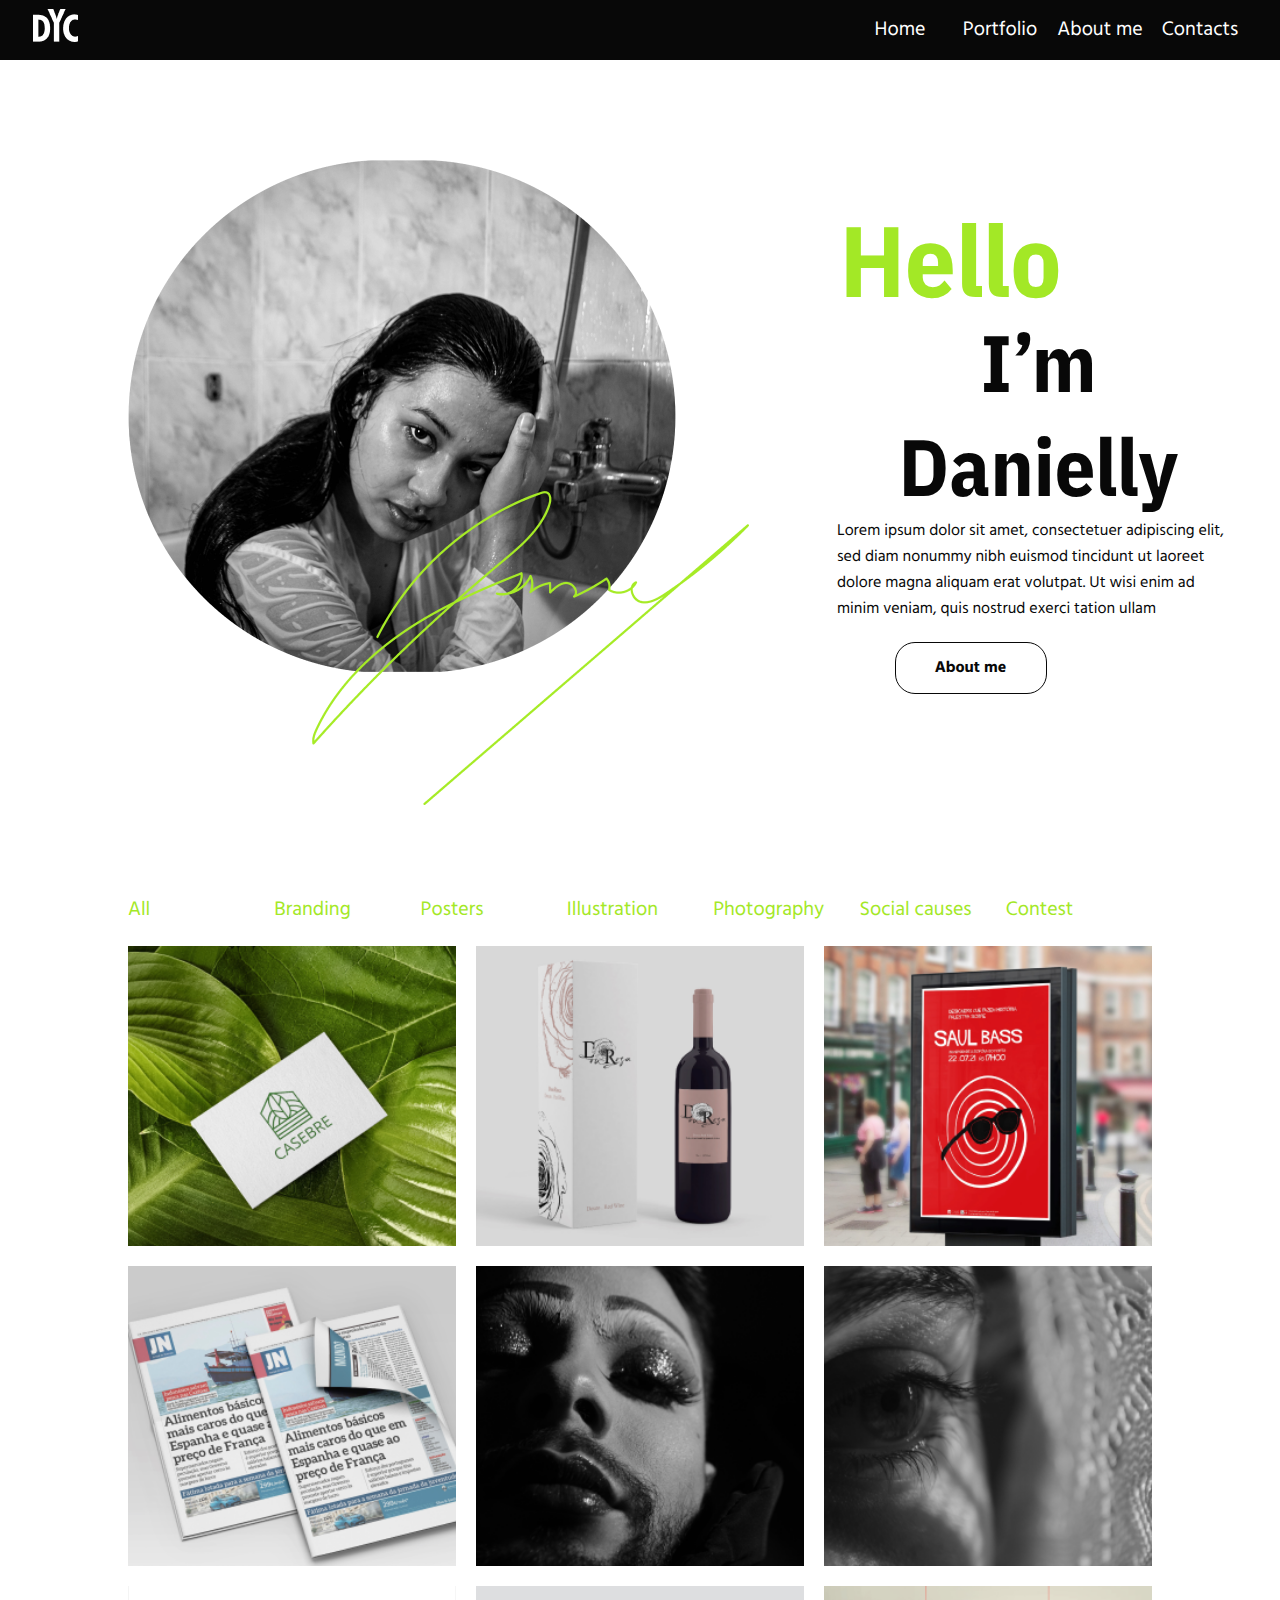
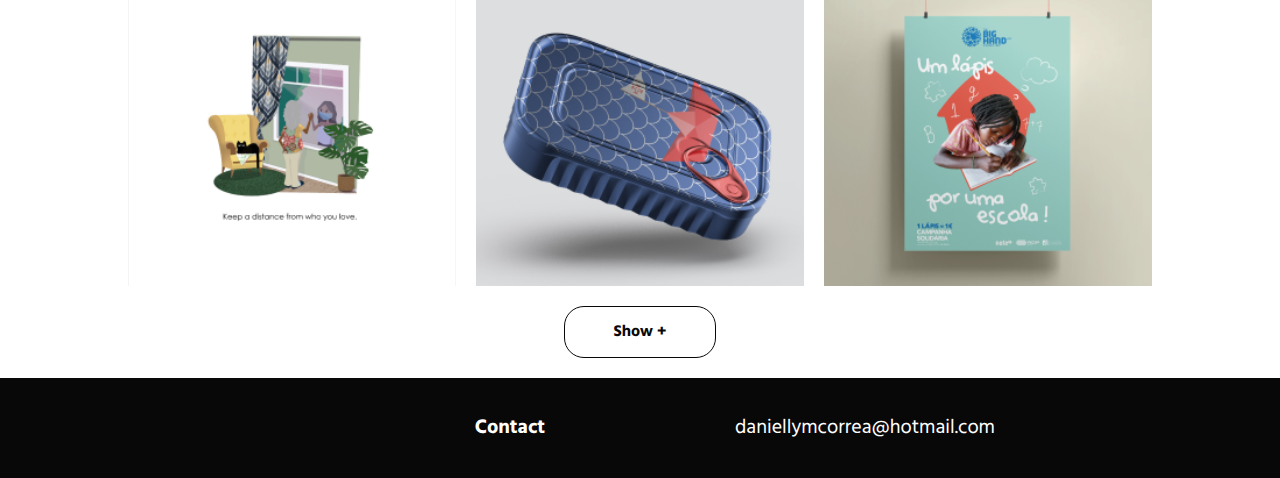
<file: index.html>
<!DOCTYPE html>
<html lang="en">
  <head>
    <meta charset="UTF-8" />
    <meta name="viewport" content="width=device-width, initial-scale=1.0" />
    <link rel="stylesheet" href="css/style.css" />
    <link rel="stylesheet" href="css/img.css" />
    <link rel="icon" href="img/logo.png" />
    <link
      href="https://fonts.googleapis.com/css?family=Hind"
      rel="stylesheet" />
    <link
      href="https://fonts.googleapis.com/css?family=IBM Plex Sans Condensed"
      rel="stylesheet" />
    <title>Danielly</title>
  </head>
  <script>
    function openNav() {
      document.getElementById("myNav").style = "display: block;";
    }
    function closeNav() {
      document.getElementById("myNav").style = "display: none;";
    }
    function todos() {
      document.getElementById("all").style = "display: block;";
      document.getElementById("posters").style = "display: none;";
      document.getElementById("contest").style = "display: none;";
      document.getElementById("illustration").style = "display: none;";
      document.getElementById("branding").style = "display: none;";
      document.getElementById("photography").style = "display: none;";
    }
    function posters() {
      document.getElementById("all").style = "display: none;";
      document.getElementById("posters").style = "display: block;";
      document.getElementById("contest").style = "display: none;";
      document.getElementById("illustration").style = "display: none;";
      document.getElementById("branding").style = "display: none;";
      document.getElementById("photography").style = "display: none;";
    }
    function contest() {
      document.getElementById("all").style = "display: none;";
      document.getElementById("posters").style = "display: none;";
      document.getElementById("contest").style = "display: block;";
      document.getElementById("illustration").style = "display: none;";
      document.getElementById("branding").style = "display: none;";
      document.getElementById("photography").style = "display: none;";
    }
    function illustration() {
      document.getElementById("all").style = "display: none;";
      document.getElementById("posters").style = "display: none;";
      document.getElementById("contest").style = "display: none;";
      document.getElementById("illustration").style = "display: block;";
      document.getElementById("branding").style = "display: none;";
      document.getElementById("photography").style = "display: none;";
    }
    function branding() {
      document.getElementById("all").style = "display: none;";
      document.getElementById("posters").style = "display: none;";
      document.getElementById("contest").style = "display: none;";
      document.getElementById("illustration").style = "display: none;";
      document.getElementById("branding").style = "display: block;";
      document.getElementById("photography").style = "display: none;";
    }
    function photography() {
      document.getElementById("all").style = "display: none;";
      document.getElementById("posters").style = "display: none;";
      document.getElementById("contest").style = "display: none;";
      document.getElementById("illustration").style = "display: none;";
      document.getElementById("branding").style = "display: none;";
      document.getElementById("photography").style = "display: block;";
    }
  </script>
  <body>
    <div
      class="grid-1-1 grid-flex height60 colorBlack padding-left-30 padding-right-30">
      <div class="width50 height50 icon-size-50 icon-align-center logo"></div>
      <div class="grid-flex-grow"></div>
      <div
        class="width100 labelColorWhite label-size-20 align-center cursor-pointer display-no">
        <a href="index.html">Home</a>
      </div>
      <div
        class="width100 labelColorWhite label-size-20 align-center cursor-pointer display-no">
        Portfolio
      </div>
      <div
        class="width100 labelColorWhite label-size-20 align-center cursor-pointer display-no">
        <a href="about.html">About me</a>
      </div>
      <div
        class="width100 labelColorWhite label-size-20 align-center cursor-pointer display-no">
        Contacts
      </div>
      <div class="display-none-SE">
        <div class="width24 height24 margin-left-40">
          <div class="box box1">
            <img src="img/hamburger.png" alt="livro" onclick="openNav()" />
          </div>
        </div>
      </div>
    </div>
    <div
      id="myNav"
      class="grid-1-1 height100percent colorBlack zindex998"
      style="display: none">
      <div class="grid-1-1 grid-flex">
        <div class="grid-flex-grow"></div>
        <div
          class="logoWhite icon-size-270-90 icon-align-center width270 height90 width500-SE height200-SE"></div>
        <div class="grid-flex-grow"></div>
      </div>
      <div class="width50 height50 margin-top-20 margin-left-40">
        <div class="box box1">
          <img
            src="img/close.svg"
            alt="livro"
            class="border-radius-20"
            onclick="closeNav()" />
        </div>
      </div>
      <div class="grid-1-1 margin-top-10">
        <div
          class="grid-1-1 labelColorWhite label-size-20 label-weight-bold align-center hoverHeader cursor-pointer margin-top-20 label-size-70-SE">
          <a href="index.html">Home</a>
        </div>
        <div
          class="grid-1-1 labelColorWhite label-size-20 label-weight-bold align-center hoverHeader cursor-pointer margin-top-20 label-size-70-SE">
          <a href="about.html">About me</a>
        </div>
        <div
          class="grid-1-1 labelColorWhite label-size-20 label-weight-bold align-center hoverHeader cursor-pointer margin-top-20 label-size-70-SE">
          <a href="index.html">Portfolio</a>
        </div>
      </div>
    </div>
    <div class="grid">
      <div class="grid-1-1"></div>
      <div class="grid-1-1">
        <div class="grid-1-1 grid-flex display-block-SE">
          <div
            class="grid-1-1 height500 margin-top-100 margin-left-20-SE height450-SE">
            <img src="img/eu.png" alt="livro" class="height450-SE" />
          </div>
          <div class="grid-1-1">
            <div
              class="grid-1-1 labelColorLime label-size-100 label-weight-bold height100 margin-top-150 align-center align-left-SE margin-left-20-SE height100-SE textFont margin-top-0-SE">
              Hello
            </div>
            <div
              class="grid-1-1 labelColorBlack label-size-80 label-weight-bold align-center margin-left-88 align-left-SE margin-left-20-SE label-size-50-SE textFont">
              I’m Danielly
            </div>
            <div
              class="grid-1-1 labelColorBlack label-size-16 margin-left-88 margin-left-20-SE width-75-SE">
              Lorem ipsum dolor sit amet, consectetuer adipiscing elit, sed diam
              nonummy nibh euismod tincidunt ut laoreet dolore magna aliquam
              erat volutpat. Ut wisi enim ad minim veniam, quis nostrud exerci
              tation ullam
            </div>
            <div class="grid-1-1 grid-flex display-block-SE">
              <div class="grid-flex-grow"></div>
              <div
                class="width150 height50 labelColorBlack label-size-16 label-weight-bold border-radius-20 borderBlack align-center margin-top-20 margin-left-40">
                <a href="about.html">About me</a>
              </div>
              <div class="grid-flex-grow"></div>
            </div>
          </div>
        </div>
        <div
          class="grid-1-1 grid-flex margin-top-200 display-block-SE margin-left-20-SE display-no">
          <div
            class="grid-1-1 labelColorLime label-size-20 cursor-pointer"
            onclick="todos()">
            All
          </div>
          <div
            class="grid-1-1 labelColorLime label-size-20 cursor-pointer"
            onclick="branding()">
            Branding
          </div>
          <div
            class="grid-1-1 labelColorLime label-size-20 cursor-pointer"
            onclick="posters()">
            Posters
          </div>
          <div
            class="grid-1-1 labelColorLime label-size-20 cursor-pointer"
            onclick="illustration()">
            Illustration
          </div>
          <div
            class="grid-1-1 labelColorLime label-size-20 cursor-pointer"
            onclick="photography()">
            Photography
          </div>
          <div class="grid-1-1 labelColorLime label-size-20 cursor-pointer">
            Social causes
          </div>
          <div
            class="grid-1-1 labelColorLime label-size-20 cursor-pointer"
            onclick="contest()">
            Contest
          </div>
        </div>
        <div
          class="grid-1-1 grid-flex margin-top-200 margin-left-20-SE display-noneflex-SE">
          <div
            class="grid-1-2 labelColorLime label-size-20 cursor-pointer"
            onclick="todos()">
            All
          </div>
          <div
            class="grid-1-1 labelColorLime label-size-20 cursor-pointer"
            onclick="branding()">
            Branding
          </div>
          <div
            class="grid-1-1 labelColorLime label-size-20 cursor-pointer"
            onclick="posters()">
            Posters
          </div>
          <div
            class="grid-1-1 labelColorLime label-size-20 cursor-pointer"
            onclick="illustration()">
            Illustration
          </div>
        </div>
        <div
          class="grid-1-1 grid-flex margin-left-20-SE display-noneflex-SE margin-left-50-SE">
          <div
            class="grid-1-1 labelColorLime label-size-20 cursor-pointer"
            onclick="photography()">
            Photography
          </div>
          <div class="grid-1-1 labelColorLime label-size-20 cursor-pointer">
            Social causes
          </div>
          <div
            class="grid-1-1 labelColorLime label-size-20 cursor-pointer"
            onclick="contest()">
            Contest
          </div>
        </div>
        <div id="all">
          <div class="grid-1-1 grid-flex margin-top-20 display-block-SE">
            <div
              class="grid-1-1 height300 cursor-pointer height-reset margin-top-20-SE">
              <div class="box box1 boxLivro">
                <a href="casebre.html">
                  <img src="img/casebre.png" alt="livro" />
                </a>
              </div>
            </div>
            <div
              class="grid-1-1 height300 cursor-pointer height-reset margin-left-20 margin-top-20-SE margin-left-0-SE">
              <div class="box box1 boxLivro">
                <a href="dourosa.html">
                  <img src="img/rose.png" alt="livro" />
                </a>
              </div>
            </div>
            <div
              class="grid-1-1 height300 cursor-pointer height-reset margin-left-20 margin-top-20-SE margin-left-0-SE">
              <div class="box box1 boxLivro">
                <img src="img/saulBass.png" alt="livro" />
              </div>
            </div>
          </div>
          <div class="grid-1-1 grid-flex margin-top-20 display-block-SE">
            <div
              class="grid-1-1 height300 cursor-pointer height-reset margin-top-20-SE">
              <div class="box box1 boxLivro">
                <img src="img/jn.png" alt="livro" />
              </div>
            </div>
            <div
              class="grid-1-1 height300 cursor-pointer height-reset margin-left-20 margin-top-20-SE margin-left-0-SE">
              <div class="box box1 boxLivro">
                <img src="img/man.png" alt="livro" />
              </div>
            </div>
            <div
              class="grid-1-1 height300 cursor-pointer height-reset margin-left-20 margin-top-20-SE margin-left-0-SE">
              <div class="box box1 boxLivro">
                <img src="img/eye.png" alt="livro" />
              </div>
            </div>
          </div>
          <div class="grid-1-1 grid-flex margin-top-20 display-block-SE">
            <div
              class="grid-1-1 height300 cursor-pointer height-reset margin-top-20-SE">
              <div class="box box1 boxLivro">
                <img src="img/distance.png" alt="livro" />
              </div>
            </div>
            <div
              class="grid-1-1 height300 cursor-pointer height-reset margin-left-20 margin-top-20-SE margin-left-0-SE">
              <div class="box box1 boxLivro">
                <img src="img/atum.png" alt="livro" />
              </div>
            </div>
            <div
              class="grid-1-1 height300 cursor-pointer height-reset margin-left-20 margin-top-20-SE margin-left-0-SE">
              <div class="box box1 boxLivro">
                <a href="bigHand.html">
                  <img src="img/livro.png" alt="livro" />
                </a>
              </div>
            </div>
          </div>
        </div>
        <div id="posters" class="display-none">
          <div class="grid-1-1 grid-flex margin-top-20 display-block-SE">
            <div
              class="grid-1-1 height300 cursor-pointer height-reset margin-top-20-SE">
              <div class="box box1 boxLivro">
                <img src="img/saulBass.png" alt="livro" />
              </div>
            </div>
            <div
              class="grid-1-1 height300 cursor-pointer height-reset margin-left-20 margin-top-20-SE margin-left-0-SE">
              <div class="box box1 boxLivro">
                <img src="img/livro.png" alt="livro" />
              </div>
            </div>
          </div>
        </div>
        <div id="contest" class="display-none">
          <div
            class="grid-1-1 height700 cursor-pointer height-reset margin-top-20-SE">
            <div class="box box1 boxLivro">
              <img src="img/atum.png" alt="livro" />
            </div>
          </div>
        </div>
        <div id="illustration" class="display-none">
          <div
            class="grid-1-1 height700 cursor-pointer height-reset margin-top-20-SE">
            <div class="box box1 boxLivro">
              <img src="img/distance.png" alt="livro" />
            </div>
          </div>
        </div>
        <div id="branding" class="display-none">
          <div class="grid-1-1 grid-flex margin-top-20 display-block-SE">
            <div
              class="grid-1-1 height300 cursor-pointer height-reset margin-top-20-SE">
              <div class="box box1 boxLivro">
                <img src="img/casebre.png" alt="livro" />
              </div>
            </div>
            <div
              class="grid-1-1 height300 cursor-pointer height-reset margin-left-20 margin-top-20-SE margin-left-0-SE">
              <div class="box box1 boxLivro">
                <img src="img/rose.png" alt="livro" />
              </div>
            </div>
            <div
              class="grid-1-1 height300 cursor-pointer height-reset margin-left-20 margin-top-20-SE">
              <div class="box box1 boxLivro">
                <img src="img/jn.png" alt="livro" />
              </div>
            </div>
          </div>
        </div>
        <div id="photography" class="display-none">
          <div class="grid-1-1 grid-flex margin-top-20 display-block-SE">
            <div
              class="grid-1-1 height300 cursor-pointer height-reset margin-top-20-SE">
              <div class="box box1 boxLivro">
                <img src="img/man.png" alt="livro" />
              </div>
            </div>
            <div
              class="grid-1-1 height300 cursor-pointer height-reset margin-left-20 margin-top-20-SE margin-left-0-SE">
              <div class="box box1 boxLivro">
                <img src="img/eye.png" alt="livro" />
              </div>
            </div>
          </div>
        </div>
        <div class="grid-1-1 grid-flex">
          <div class="grid-flex-grow"></div>
          <div
            class="width150 height50 labelColorBlack label-size-16 label-weight-bold border-radius-20 borderBlack align-center margin-top-20">
            Show +
          </div>
          <div class="grid-flex-grow"></div>
        </div>
      </div>
      <div class="grid-1-1"></div>
    </div>
    <div
      class="grid-1-1 grid-flex height100 colorBlack padding-left-30 padding-right-30 margin-top-20 display-block-SE height200-SE">
      <div
        class="grid-1-1 align-right labelColorWhite label-weight-bold label-size-20 margin-right-150 align-center-SE">
        Contact
      </div>
      <div
        class="grid-1-1 align-leftt labelColorWhite label-size-20 margin-left-40 margin-left-60-SE">
        daniellymcorrea@hotmail.com
      </div>
    </div>
  </body>
</html>
</file>
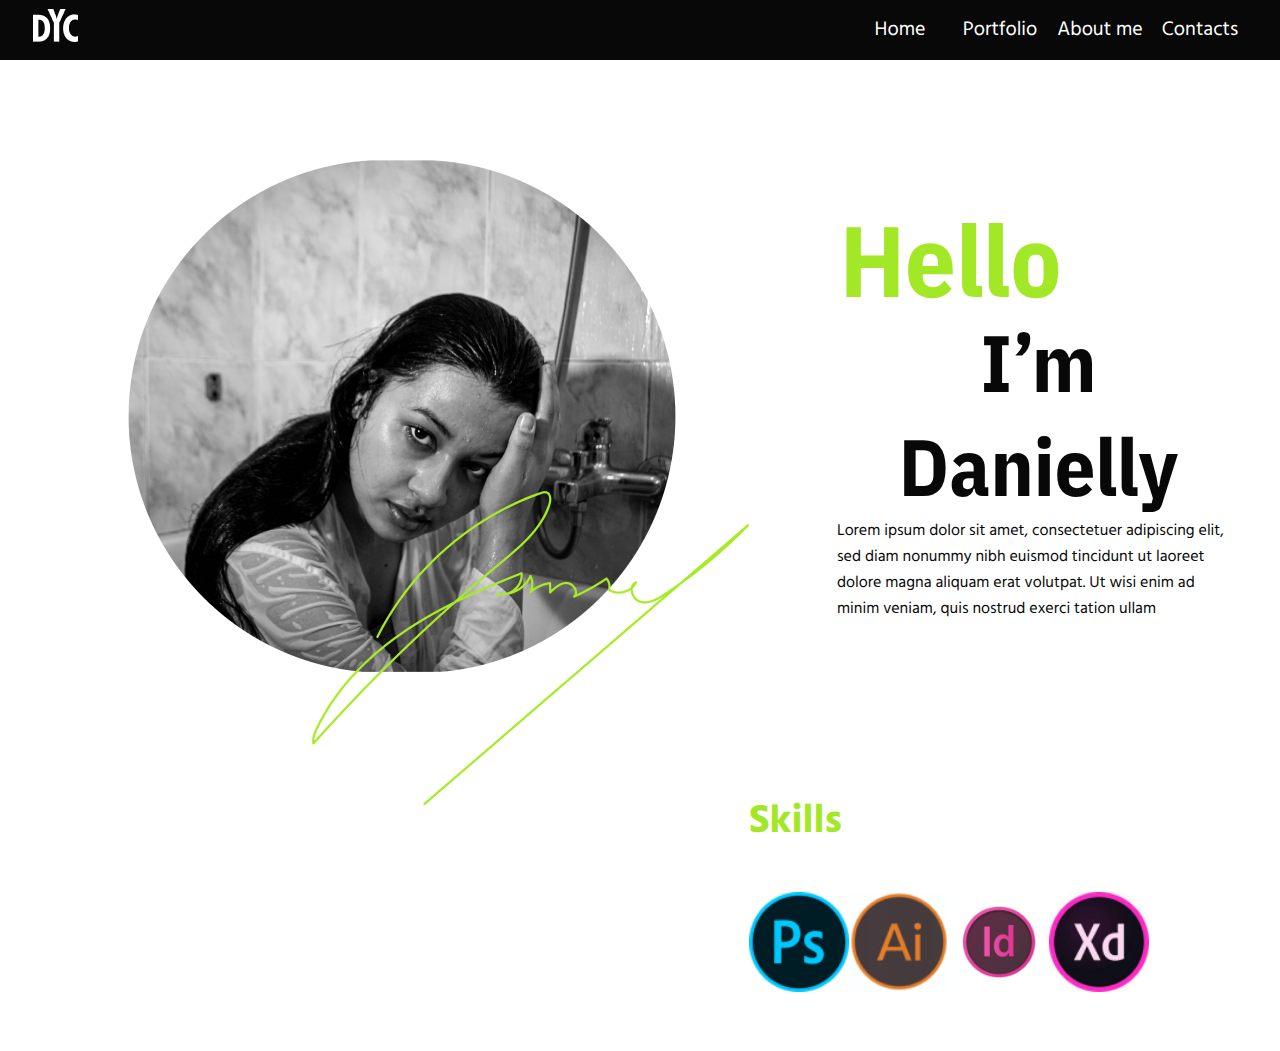
<file: about.html>
<!DOCTYPE html>
<html lang="en">
  <head>
    <meta charset="UTF-8" />
    <meta name="viewport" content="width=device-width, initial-scale=1.0" />
    <link rel="stylesheet" href="css/style.css" />
    <link rel="stylesheet" href="css/img.css" />
    <link rel="icon" href="img/logo.png" />
    <link
      href="https://fonts.googleapis.com/css?family=Hind"
      rel="stylesheet" />
    <link
      href="https://fonts.googleapis.com/css?family=IBM Plex Sans Condensed"
      rel="stylesheet" />
    <title>Danielly</title>
  </head>
  <script>
    function openNav() {
      document.getElementById("myNav").style = "display: block;";
    }
    function closeNav() {
      document.getElementById("myNav").style = "display: none;";
    }
  </script>
  <body>
    <div
      class="grid-1-1 grid-flex height60 colorBlack padding-left-30 padding-right-30">
      <div class="width50 height50 icon-size-50 icon-align-center logo"></div>
      <div class="grid-flex-grow"></div>
      <div
        class="width100 labelColorWhite label-size-20 align-center cursor-pointer display-no">
        <a href="index.html">Home</a>
      </div>
      <div
        class="width100 labelColorWhite label-size-20 align-center cursor-pointer display-no">
        Portfolio
      </div>
      <div
        class="width100 labelColorWhite label-size-20 align-center cursor-pointer display-no">
        <a href="about.html">About me</a>
      </div>
      <div
        class="width100 labelColorWhite label-size-20 align-center cursor-pointer display-no">
        Contacts
      </div>
      <div class="display-none-SE">
        <div class="width24 height24 margin-left-40">
          <div class="box box1">
            <img src="img/hamburger.png" alt="livro" onclick="openNav()" />
          </div>
        </div>
      </div>
    </div>
    <div
      id="myNav"
      class="grid-1-1 height100percent colorBlack zindex998"
      style="display: none">
      <div class="grid-1-1 grid-flex">
        <div class="grid-flex-grow"></div>
        <div
          class="logoWhite icon-size-270-90 icon-align-center width270 height90 width500-SE height200-SE"></div>
        <div class="grid-flex-grow"></div>
      </div>
      <div class="width50 height50 margin-top-20 margin-left-40">
        <div class="box box1">
          <img
            src="img/close.svg"
            alt="livro"
            class="border-radius-20"
            onclick="closeNav()" />
        </div>
      </div>
      <div class="grid-1-1 margin-top-10">
        <div
          class="grid-1-1 labelColorWhite label-size-20 label-weight-bold align-center hoverHeader cursor-pointer margin-top-20 label-size-70-SE">
          <a href="index.html">Home</a>
        </div>
        <div
          class="grid-1-1 labelColorWhite label-size-20 label-weight-bold align-center hoverHeader cursor-pointer margin-top-20 label-size-70-SE">
          <a href="about.html">About me</a>
        </div>
        <div
          class="grid-1-1 labelColorWhite label-size-20 label-weight-bold align-center hoverHeader cursor-pointer margin-top-20 label-size-70-SE">
          <a href="index.html">Portfolio</a>
        </div>
      </div>
    </div>
    <div class="grid">
      <div class="grid-1-1"></div>
      <div class="grid-1-1">
        <div class="grid-1-1 grid-flex display-block-SE">
          <div
            class="grid-1-1 height500 margin-top-100 margin-left-20-SE height450-SE">
            <img src="img/eu.png" alt="livro" class="height450-SE" />
          </div>
          <div class="grid-1-1">
            <div
              class="grid-1-1 labelColorLime label-size-100 label-weight-bold height100 margin-top-150 align-center align-left-SE margin-left-20-SE height100-SE textFont margin-top-0-SE">
              Hello
            </div>
            <div
              class="grid-1-1 labelColorBlack label-size-80 label-weight-bold align-center margin-left-88 align-left-SE margin-left-20-SE label-size-50-SE textFont">
              I’m Danielly
            </div>
            <div
              class="grid-1-1 labelColorBlack label-size-16 margin-left-88 margin-left-20-SE width-75-SE">
              Lorem ipsum dolor sit amet, consectetuer adipiscing elit, sed diam
              nonummy nibh euismod tincidunt ut laoreet dolore magna aliquam
              erat volutpat. Ut wisi enim ad minim veniam, quis nostrud exerci
              tation ullam
            </div>
            <div
              class="grid-1-1 labelColorLime label-size-40 label-weight-bold height100 margin-top-150 margin-left-20-SE">
              Skills
            </div>
            <div class="grid-1-1 grid-flex margin-left-20-SE">
              <div class="width100 height100 margin-top-20">
                <div class="box box1">
                  <img src="img/PS.png" alt="livro" />
                </div>
              </div>
              <div class="width100 height100 margin-top-20">
                <div class="box box1">
                  <img src="img/AI.png" alt="livro" />
                </div>
              </div>
              <div class="width100 height100 margin-top-20">
                <div class="box box1">
                  <img src="img/ID.png" alt="livro" />
                </div>
              </div>
              <div class="width100 height100 margin-top-20">
                <div class="box box1">
                  <img src="img/XD.png" alt="livro" />
                </div>
              </div>
            </div>
          </div>
        </div>
      </div>
      <div class="grid-1-1"></div>
    </div>
  </body>
</html>
</file>
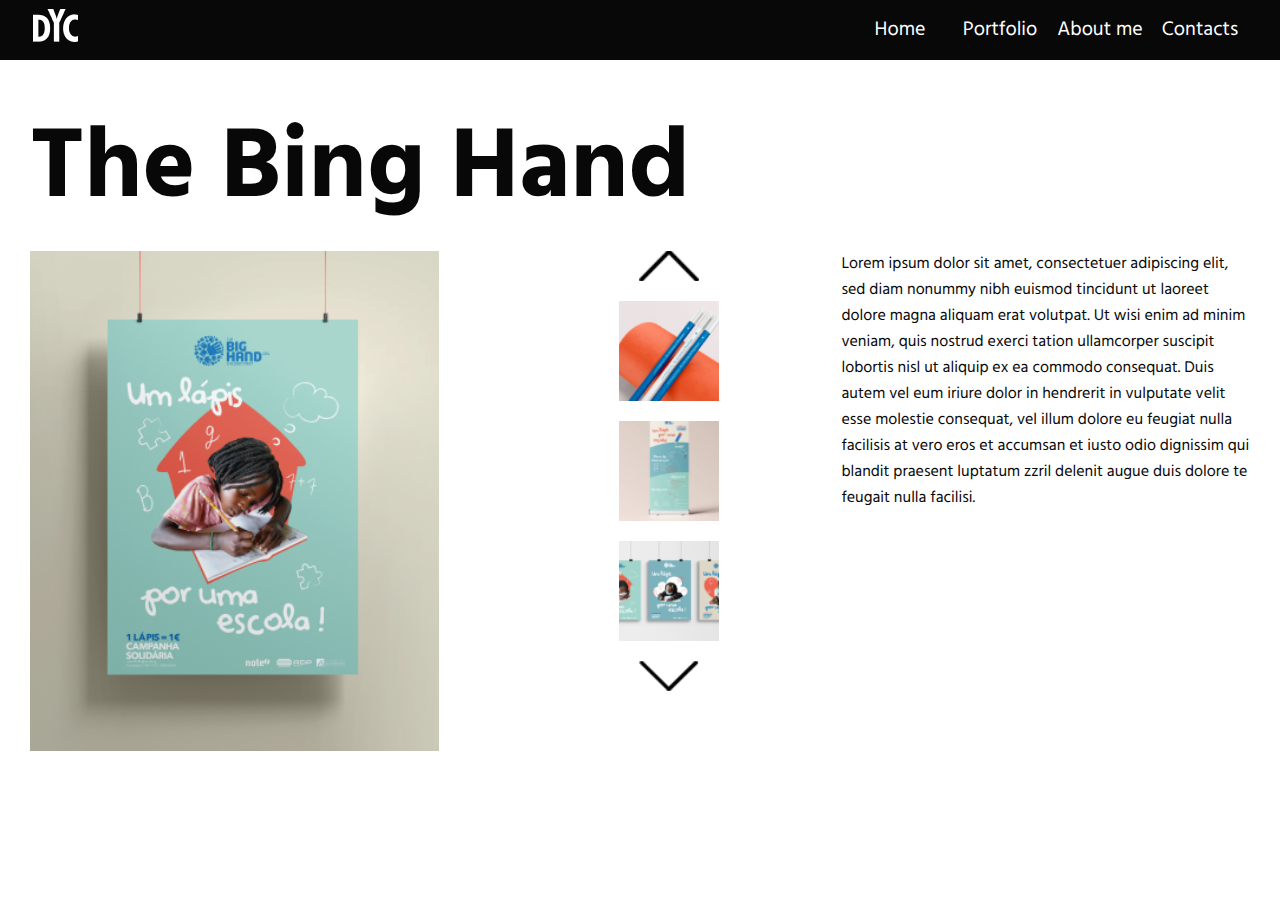
<file: bigHand.html>
<!DOCTYPE html>
<html lang="en">
  <head>
    <meta charset="UTF-8" />
    <meta name="viewport" content="width=device-width, initial-scale=1.0" />
    <link rel="stylesheet" href="css/style.css" />
    <link rel="stylesheet" href="css/img.css" />
    <link rel="icon" href="img/logo.png" />
    <link
      href="https://fonts.googleapis.com/css?family=Hind"
      rel="stylesheet" />
    <title>Danielly</title>
  </head>
  <script>
    function openNav() {
      document.getElementById("myNav").style = "display: block;";
    }
    function closeNav() {
      document.getElementById("myNav").style = "display: none;";
    }
  </script>
  <body>
    <div
      class="grid-1-1 grid-flex height60 colorBlack padding-left-30 padding-right-30">
      <div class="width50 height50 icon-size-50 icon-align-center logo"></div>
      <div class="grid-flex-grow"></div>
      <div
        class="width100 labelColorWhite label-size-20 align-center cursor-pointer display-no">
        <a href="index.html">Home</a>
      </div>
      <div
        class="width100 labelColorWhite label-size-20 align-center cursor-pointer display-no">
        Portfolio
      </div>
      <div
        class="width100 labelColorWhite label-size-20 align-center cursor-pointer display-no">
        <a href="about.html">About me</a>
      </div>
      <div
        class="width100 labelColorWhite label-size-20 align-center cursor-pointer display-no">
        Contacts
      </div>
      <div class="display-none-SE">
        <div class="width24 height24 margin-left-40">
          <div class="box box1">
            <img src="img/hamburger.png" alt="livro" onclick="openNav()" />
          </div>
        </div>
      </div>
    </div>
    <div
      id="myNav"
      class="grid-1-1 height100percent colorBlack zindex998"
      style="display: none">
      <div class="grid-1-1 grid-flex">
        <div class="grid-flex-grow"></div>
        <div
          class="logoWhite icon-size-270-90 icon-align-center width270 height90 width500-SE height200-SE"></div>
        <div class="grid-flex-grow"></div>
      </div>
      <div class="width50 height50 margin-top-20 margin-left-40">
        <div class="box box1">
          <img
            src="img/close.svg"
            alt="livro"
            class="border-radius-20"
            onclick="closeNav()" />
        </div>
      </div>
      <div class="grid-1-1 margin-top-10">
        <div
          class="grid-1-1 labelColorWhite label-size-20 label-weight-bold align-center hoverHeader cursor-pointer margin-top-20 label-size-70-SE">
          <a href="index.html">Home</a>
        </div>
        <div
          class="grid-1-1 labelColorWhite label-size-20 label-weight-bold align-center hoverHeader cursor-pointer margin-top-20 label-size-70-SE">
          <a href="about.html">About me</a>
        </div>
        <div
          class="grid-1-1 labelColorWhite label-size-20 label-weight-bold align-center hoverHeader cursor-pointer margin-top-20 label-size-70-SE">
          <a href="index.html">Portfolio</a>
        </div>
      </div>
    </div>

    <div class="grid-1-1 padding30">
      <div class="grid-1-1 labelColorBlack label-size-100 label-weight-bold">
        The Bing Hand
      </div>
      <div class="grid-1-1 grid-flex display-block-SE">
        <div class="grid-1-1 height500 cursor-pointer height-reset">
          <div class="box box1 boxLivro">
            <img src="img/livro1.png" alt="livro" />
          </div>
        </div>
        <div class="grid-1-3 margin-left-180">
          <div
            class="width60 height30 cursor-pointer margin-left-20 display-no">
            <div class="box box1 boxLivro">
              <img src="img/arrowUp.png" alt="livro" />
            </div>
          </div>
          <div
            class="width100 height100 cursor-pointer margin-top-20 display-no">
            <div class="box box1 boxLivro">
              <img src="img/livro2.png" alt="livro" />
            </div>
          </div>
          <div
            class="width100 height100 cursor-pointer margin-top-20 display-no">
            <div class="box box1 boxLivro">
              <img src="img/livro3.png" alt="livro" />
            </div>
          </div>
          <div
            class="width100 height100 cursor-pointer margin-top-20 display-no">
            <div class="box box1 boxLivro">
              <img src="img/livro4.png" alt="livro" />
            </div>
          </div>
          <div
            class="width60 height30 cursor-pointer margin-top-20 margin-left-20 display-no">
            <div class="box box1 boxLivro">
              <img src="img/arrowDown.png" alt="livro" />
            </div>
          </div>
        </div>
        <div class="display-noneflex-SE grid-1-1">
          <div
            class="width-50-SE height150 cursor-pointer margin-top-20 height200-SE">
            <div class="box box1 boxLivro">
              <img src="img/livro4.png" alt="livro" />
            </div>
          </div>
          <div
            class="width-50-SE height150 cursor-pointer margin-top-20 margin-left-20-SE height200-SE">
            <div class="box box1 boxLivro">
              <img src="img/livro3.png" alt="livro" />
            </div>
          </div>
        </div>
        <div
          class="grid-1-1 labelColorBlack label-size-16 margin-left-88 margin-left-0-SE margin-top-20-SE">
          Lorem ipsum dolor sit amet, consectetuer adipiscing elit, sed diam
          nonummy nibh euismod tincidunt ut laoreet dolore magna aliquam erat
          volutpat. Ut wisi enim ad minim veniam, quis nostrud exerci tation
          ullamcorper suscipit lobortis nisl ut aliquip ex ea commodo consequat.
          Duis autem vel eum iriure dolor in hendrerit in vulputate velit esse
          molestie consequat, vel illum dolore eu feugiat nulla facilisis at
          vero eros et accumsan et iusto odio dignissim qui blandit praesent
          luptatum zzril delenit augue duis dolore te feugait nulla facilisi.
        </div>
      </div>
    </div>
  </body>
</html>
</file>
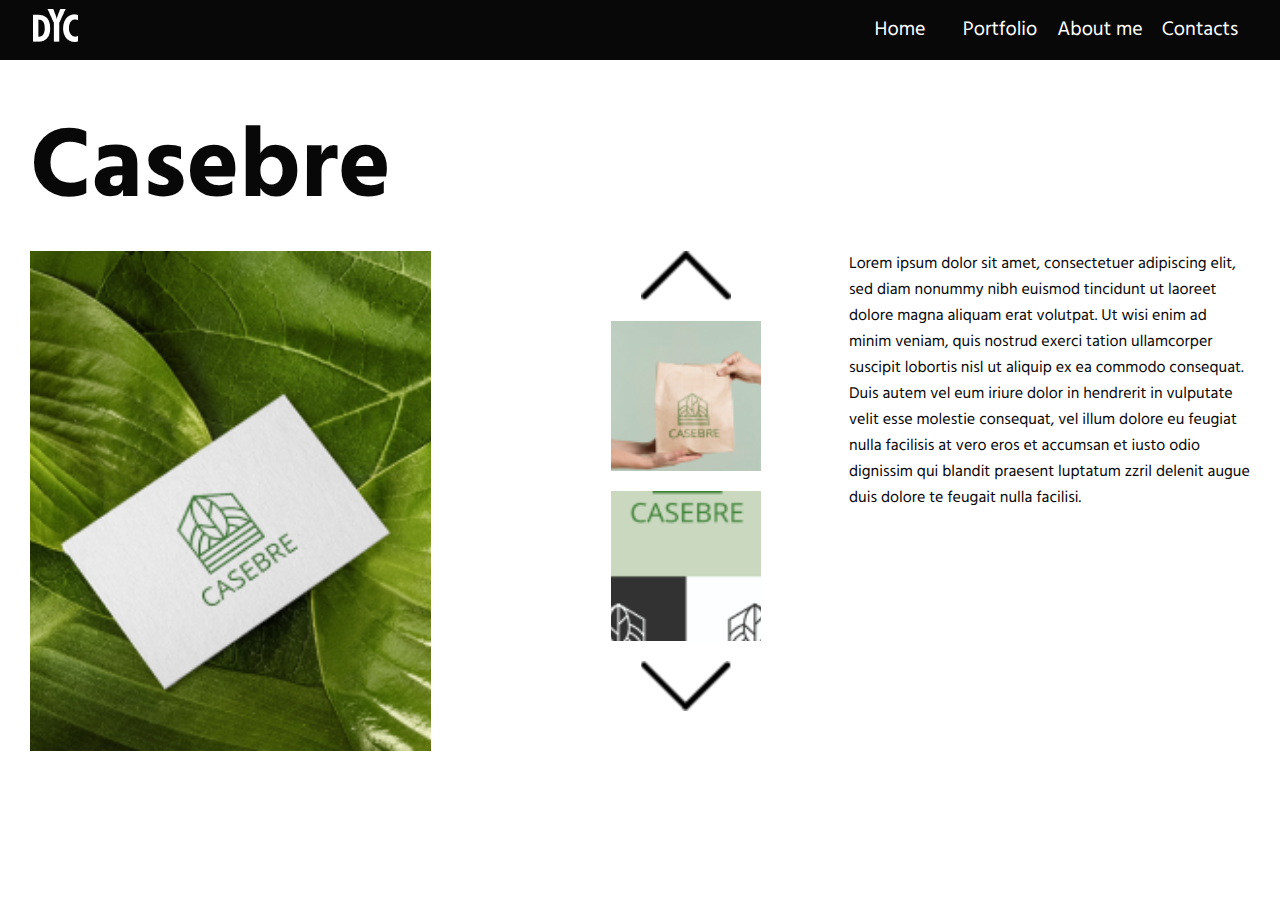
<file: casebre.html>
<!DOCTYPE html>
<html lang="en">
  <head>
    <meta charset="UTF-8" />
    <meta name="viewport" content="width=device-width, initial-scale=1.0" />
    <link rel="stylesheet" href="css/style.css" />
    <link rel="stylesheet" href="css/img.css" />
    <link rel="icon" href="img/logo.png" />
    <link
      href="https://fonts.googleapis.com/css?family=Hind"
      rel="stylesheet" />
    <title>Danielly</title>
  </head>
  <script>
    function openNav() {
      document.getElementById("myNav").style = "display: block;";
    }
    function closeNav() {
      document.getElementById("myNav").style = "display: none;";
    }
  </script>
  <body>
    <div
      class="grid-1-1 grid-flex height60 colorBlack padding-left-30 padding-right-30">
      <div class="width50 height50 icon-size-50 icon-align-center logo"></div>
      <div class="grid-flex-grow"></div>
      <div
        class="width100 labelColorWhite label-size-20 align-center cursor-pointer display-no">
        <a href="index.html">Home</a>
      </div>
      <div
        class="width100 labelColorWhite label-size-20 align-center cursor-pointer display-no">
        Portfolio
      </div>
      <div
        class="width100 labelColorWhite label-size-20 align-center cursor-pointer display-no">
        <a href="about.html">About me</a>
      </div>
      <div
        class="width100 labelColorWhite label-size-20 align-center cursor-pointer display-no">
        Contacts
      </div>
      <div class="display-none-SE">
        <div class="width24 height24 margin-left-40">
          <div class="box box1">
            <img src="img/hamburger.png" alt="livro" onclick="openNav()" />
          </div>
        </div>
      </div>
    </div>
    <div
      id="myNav"
      class="grid-1-1 height100percent colorBlack zindex998"
      style="display: none">
      <div class="grid-1-1 grid-flex">
        <div class="grid-flex-grow"></div>
        <div
          class="logoWhite icon-size-270-90 icon-align-center width270 height90 width500-SE height200-SE"></div>
        <div class="grid-flex-grow"></div>
      </div>
      <div class="width50 height50 margin-top-20 margin-left-40">
        <div class="box box1">
          <img
            src="img/close.svg"
            alt="livro"
            class="border-radius-20"
            onclick="closeNav()" />
        </div>
      </div>
      <div class="grid-1-1 margin-top-10">
        <div
          class="grid-1-1 labelColorWhite label-size-20 label-weight-bold align-center hoverHeader cursor-pointer margin-top-20 label-size-70-SE">
          <a href="index.html">Home</a>
        </div>
        <div
          class="grid-1-1 labelColorWhite label-size-20 label-weight-bold align-center hoverHeader cursor-pointer margin-top-20 label-size-70-SE">
          <a href="about.html">About me</a>
        </div>
        <div
          class="grid-1-1 labelColorWhite label-size-20 label-weight-bold align-center hoverHeader cursor-pointer margin-top-20 label-size-70-SE">
          <a href="index.html">Portfolio</a>
        </div>
      </div>
    </div>

    <div class="grid-1-1 padding30">
      <div class="grid-1-1 labelColorBlack label-size-100 label-weight-bold">
        Casebre
      </div>
      <div class="grid-1-1 grid-flex display-block-SE">
        <div class="grid-1-1 height500 cursor-pointer height-reset">
          <div class="box box1 boxLivro">
            <img src="img/casebre.png" alt="livro" />
          </div>
        </div>
        <div class="grid-1-3 margin-left-180 margin-left-20-SE">
          <div
            class="width90 height50 cursor-pointer margin-left-30 display-no">
            <div class="box box1 boxLivro">
              <img src="img/arrowUp.png" alt="livro" />
            </div>
          </div>
          <div
            class="width150 height150 cursor-pointer margin-top-20 display-no">
            <div class="box box1 boxLivro">
              <img src="img/casebre2.png" alt="livro" />
            </div>
          </div>
          <div
            class="width150 height150 cursor-pointer margin-top-20 display-no">
            <div class="box box1 boxLivro">
              <img src="img/casebre3.png" alt="livro" />
            </div>
          </div>
          <div
            class="width90 height50 cursor-pointer margin-top-20 margin-left-30 display-no">
            <div class="box box1 boxLivro">
              <img src="img/arrowDown.png" alt="livro" />
            </div>
          </div>
        </div>
        <div class="display-noneflex-SE grid-1-1">
          <div
            class="width-50-SE height150 cursor-pointer margin-top-20 height200-SE">
            <div class="box box1 boxLivro">
              <img src="img/casebre2.png" alt="livro" />
            </div>
          </div>
          <div
            class="width-50-SE height150 cursor-pointer margin-top-20 margin-left-20-SE height200-SE">
            <div class="box box1 boxLivro">
              <img src="img/casebre3.png" alt="livro" />
            </div>
          </div>
        </div>
        <div
          class="grid-1-1 labelColorBlack label-size-16 margin-left-88 margin-left-0-SE margin-top-20-SE">
          Lorem ipsum dolor sit amet, consectetuer adipiscing elit, sed diam
          nonummy nibh euismod tincidunt ut laoreet dolore magna aliquam erat
          volutpat. Ut wisi enim ad minim veniam, quis nostrud exerci tation
          ullamcorper suscipit lobortis nisl ut aliquip ex ea commodo consequat.
          Duis autem vel eum iriure dolor in hendrerit in vulputate velit esse
          molestie consequat, vel illum dolore eu feugiat nulla facilisis at
          vero eros et accumsan et iusto odio dignissim qui blandit praesent
          luptatum zzril delenit augue duis dolore te feugait nulla facilisi.
        </div>
      </div>
    </div>
  </body>
</html>
</file>
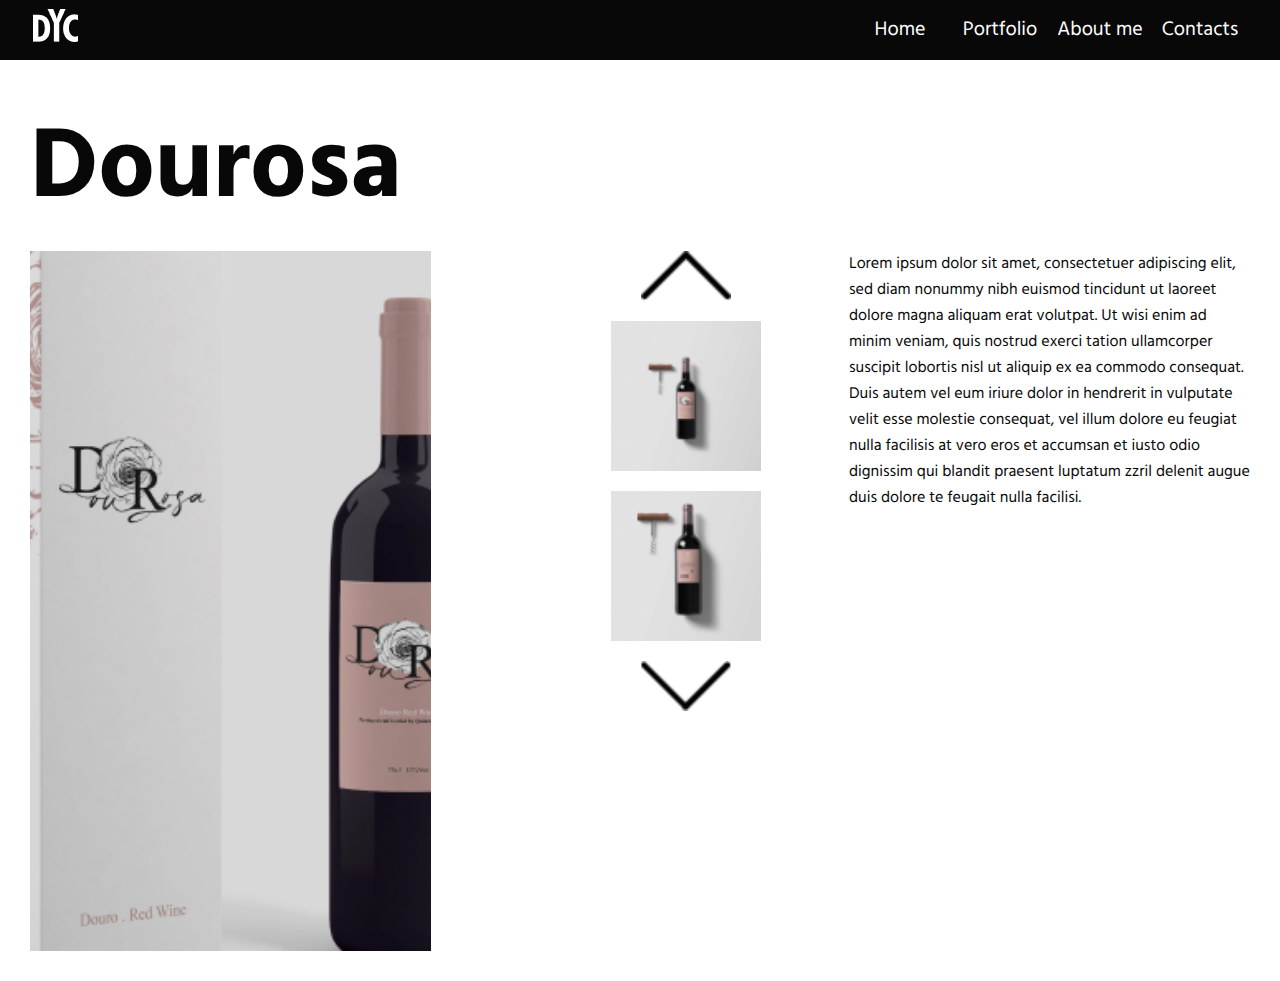
<file: dourosa.html>
<!DOCTYPE html>
<html lang="en">
  <head>
    <meta charset="UTF-8" />
    <meta name="viewport" content="width=device-width, initial-scale=1.0" />
    <link rel="stylesheet" href="css/style.css" />
    <link rel="stylesheet" href="css/img.css" />
    <link rel="icon" href="img/logo.png" />
    <link
      href="https://fonts.googleapis.com/css?family=Hind"
      rel="stylesheet" />
    <title>Danielly</title>
  </head>
  <script>
    function openNav() {
      document.getElementById("myNav").style = "display: block;";
    }
    function closeNav() {
      document.getElementById("myNav").style = "display: none;";
    }
  </script>
  <body>
    <div
      class="grid-1-1 grid-flex height60 colorBlack padding-left-30 padding-right-30">
      <div class="width50 height50 icon-size-50 icon-align-center logo"></div>
      <div class="grid-flex-grow"></div>
      <div
        class="width100 labelColorWhite label-size-20 align-center cursor-pointer display-no">
        <a href="index.html">Home</a>
      </div>
      <div
        class="width100 labelColorWhite label-size-20 align-center cursor-pointer display-no">
        Portfolio
      </div>
      <div
        class="width100 labelColorWhite label-size-20 align-center cursor-pointer display-no">
        <a href="about.html">About me</a>
      </div>
      <div
        class="width100 labelColorWhite label-size-20 align-center cursor-pointer display-no">
        Contacts
      </div>
      <div class="display-none-SE">
        <div class="width24 height24 margin-left-40">
          <div class="box box1">
            <img src="img/hamburger.png" alt="livro" onclick="openNav()" />
          </div>
        </div>
      </div>
    </div>
    <div
      id="myNav"
      class="grid-1-1 height100percent colorBlack zindex998"
      style="display: none">
      <div class="grid-1-1 grid-flex">
        <div class="grid-flex-grow"></div>
        <div
          class="logoWhite icon-size-270-90 icon-align-center width270 height90 width500-SE height200-SE"></div>
        <div class="grid-flex-grow"></div>
      </div>
      <div class="width50 height50 margin-top-20 margin-left-40">
        <div class="box box1">
          <img
            src="img/close.svg"
            alt="livro"
            class="border-radius-20"
            onclick="closeNav()" />
        </div>
      </div>
      <div class="grid-1-1 margin-top-10">
        <div
          class="grid-1-1 labelColorWhite label-size-20 label-weight-bold align-center hoverHeader cursor-pointer margin-top-20 label-size-70-SE">
          <a href="index.html">Home</a>
        </div>
        <div
          class="grid-1-1 labelColorWhite label-size-20 label-weight-bold align-center hoverHeader cursor-pointer margin-top-20 label-size-70-SE">
          <a href="about.html">About me</a>
        </div>
        <div
          class="grid-1-1 labelColorWhite label-size-20 label-weight-bold align-center hoverHeader cursor-pointer margin-top-20 label-size-70-SE">
          <a href="index.html">Portfolio</a>
        </div>
      </div>
    </div>
    <div class="grid-1-1 padding30">
      <div class="grid-1-1 labelColorBlack label-size-100 label-weight-bold">
        Dourosa
      </div>
      <div class="grid-1-1 grid-flex display-block-SE">
        <div class="grid-1-1 height700 cursor-pointer height-reset">
          <div class="box box1 boxLivro">
            <img src="img/rose1.png" alt="livro" />
          </div>
        </div>
        <div class="grid-1-3 margin-left-180 margin-left-20-SE">
          <div
            class="width90 height50 cursor-pointer margin-left-30 display-no">
            <div class="box box1 boxLivro">
              <img src="img/arrowUp.png" alt="livro" />
            </div>
          </div>
          <div
            class="width150 height150 cursor-pointer margin-top-20 display-no">
            <div class="box box1 boxLivro">
              <img src="img/rose2.png" alt="livro" />
            </div>
          </div>
          <div
            class="width150 height150 cursor-pointer margin-top-20 display-no">
            <div class="box box1 boxLivro">
              <img src="img/rose3.png" alt="livro" />
            </div>
          </div>
          <div
            class="width90 height50 cursor-pointer margin-top-20 margin-left-30 display-no">
            <div class="box box1 boxLivro">
              <img src="img/arrowDown.png" alt="livro" />
            </div>
          </div>
        </div>
        <div class="display-noneflex-SE grid-1-1">
          <div
            class="width-50-SE height150 cursor-pointer margin-top-20 height200-SE">
            <div class="box box1 boxLivro">
              <img src="img/rose2.png" alt="livro" />
            </div>
          </div>
          <div
            class="width-50-SE height150 cursor-pointer margin-top-20 margin-left-20-SE height200-SE">
            <div class="box box1 boxLivro">
              <img src="img/rose3.png" alt="livro" />
            </div>
          </div>
        </div>
        <div
          class="grid-1-1 labelColorBlack label-size-16 margin-left-88 margin-left-0-SE margin-top-20-SE">
          Lorem ipsum dolor sit amet, consectetuer adipiscing elit, sed diam
          nonummy nibh euismod tincidunt ut laoreet dolore magna aliquam erat
          volutpat. Ut wisi enim ad minim veniam, quis nostrud exerci tation
          ullamcorper suscipit lobortis nisl ut aliquip ex ea commodo consequat.
          Duis autem vel eum iriure dolor in hendrerit in vulputate velit esse
          molestie consequat, vel illum dolore eu feugiat nulla facilisis at
          vero eros et accumsan et iusto odio dignissim qui blandit praesent
          luptatum zzril delenit augue duis dolore te feugait nulla facilisi.
        </div>
      </div>
    </div>
  </body>
</html>
</file>
<file: css/style.css>
body {
  text-rendering: optimizeLegibility;
  text-rendering: geometricPrecision;
  font-smooth: always;
  -moz-font-smoothing: antialiased;
  -webkit-font-smoothing: antialiased;
  -webkit-font-smoothing: subpixel-antialiased;
  margin: 0px;
  font-family: "Hind";
  -webkit-user-select: none;
  -ms-user-select: none;
  user-select: none;
}

.textFont {
  font-family: "IBM Plex Sans Condensed";
}

a {
  all: unset;
}

.cursor-pointer {
  cursor: pointer;
}

.label-weight-medium {
  font-weight: 500;
}

.label-weight-bold {
  font-weight: bold;
}

.label-weight-Extrabold {
  font-weight: 800;
}

.label-size-16 {
  font-size: 16px;
}

.label-size-20 {
  font-size: 20px;
}

.label-size-40 {
  font-size: 40px;
}

.label-size-80 {
  font-size: 80px;
}

.label-size-100 {
  font-size: 100px;
}

.labelColorBlack {
  color: #080808;
}

.labelColorWhite {
  color: #ffffff;
}

.labelColorLime {
  color: #a3e826;
}

.colorBlack {
  background-color: #080808;
}

.grid {
  width: 100%;
  height: 100%;
  display: grid;
  grid-template-columns: 1fr 1024px 1fr;
}

.gridwithVH {
  width: 100%;
  height: 100vh;
  display: grid;
  grid-template-columns: 1fr 1024px 1fr;
}

.grid-1-1 {
  position: relative;
  box-sizing: border-box;
  width: 100%;
}

.grid-1-2 {
  position: relative;
  width: 50%;
}

.grid-1-3 {
  position: relative;
  width: 33%;
  display: inline-block;
  vertical-align: top;
}

.grid-flex {
  display: flex;
  position: relative;
  width: 100%;
  flex: 1;
}

.grid-flex-grow {
  flex-grow: 1;
  flex-shrink: 100;
}

.align-center {
  text-align: center;
}

.align-right {
  text-align: right;
}

.align-left {
  text-align: left;
}

.icon-size-50-50 {
  background-size: 50px 50px;
  min-width: 50px;
  min-height: 50px;
  background-repeat: no-repeat;
}

.icon-align-center {
  background-position: center;
  background-repeat: no-repeat;
}

.icon-align-center {
  background-position: center;
  background-repeat: no-repeat;
}

.height-reset {
  vertical-align: baseline !important;
  line-height: normal !important;
}

.height30 {
  vertical-align: middle;
  height: 30px;
  line-height: 30px;
}

.height50 {
  vertical-align: middle;
  height: 50px;
  line-height: 50px;
}

.height60 {
  vertical-align: middle;
  height: 60px;
  line-height: 60px;
}

.height100 {
  vertical-align: middle;
  height: 100px;
  line-height: 100px;
}

.height150 {
  vertical-align: middle;
  height: 150px;
  line-height: 150px;
}

.height300 {
  vertical-align: middle;
  height: 300px;
  line-height: 300px;
}

.height500 {
  vertical-align: middle;
  height: 500px;
  line-height: 500px;
}

.height700 {
  vertical-align: middle;
  height: 700px;
  line-height: 700px;
}

.width50 {
  width: 50px;
}

.width60 {
  width: 60px;
}

.width90 {
  width: 90px;
}

.width100 {
  width: 100px;
}

.width150 {
  width: 150px;
}

.width200 {
  width: 200px;
}

.margin-left-20 {
  margin-left: 20px;
}

.margin-left-30 {
  margin-left: 30px;
}

.margin-left-40 {
  margin-left: 40px;
}

.margin-left-88 {
  margin-left: 88px;
}

.margin-left-100 {
  margin-left: 100px;
}

.margin-left-180 {
  margin-left: 180px;
}

.margin-top-20 {
  margin-top: 20px;
}

.margin-top-100 {
  margin-top: 100px;
}

.margin-top-150 {
  margin-top: 150px;
}

.margin-top-200 {
  margin-top: 200px;
}

.margin-right-150 {
  margin-right: 150px;
}

.padding-left-30 {
  padding-left: 30px;
}

.padding-right-30 {
  padding-right: 30px;
}

.padding30 {
  padding: 30px;
}

.box {
  width: 100%;
  height: 100%;
}

.box img {
  width: 100%;
  height: 100%;
}

.box1 img {
  object-fit: cover;
}

.border-radius-20 {
  border-radius: 20px;
}

.borderBlack {
  border: 1px solid #080808;
}

.display-none-SE {
  display: none;
}

.height100percent {
  height: 100%;
}

.zindex998 {
  z-index: 998;
}

#myNav {
  position: fixed;
  top: 0;
  width: 100%;
}

.display-noneflex-SE {
  display: none;
}

.display-none {
  display: none;
}

@media only screen and (min-device-width: 320px) and (max-device-width: 480px) and (-webkit-min-device-pixel-ratio: 2) {
  .display-none-SE {
    display: block;
  }

  .display-noneflex-SE {
    display: flex;
  }

  .display-block-SE {
    display: block;
  }

  .display-no {
    display: none;
  }

  .height100-SE {
    height: 100px;
  }

  .height200-SE {
    height: 200px;
  }

  .height450-SE {
    height: 450px;
  }

  .grid {
    width: 100%;
    height: 100%;
    display: grid;
    grid-template-columns: 1fr 100% 1fr;
  }

  .margin-left-0-SE {
    margin-left: 0px;
  }

  .margin-left-20-SE {
    margin-left: 20px;
  }

  .margin-left-50-SE {
    margin-left: 50px;
  }

  .margin-left-60-SE {
    margin-left: 60px;
  }

  .margin-top-0-SE {
    margin-top: 0px;
  }

  .margin-top-20-SE {
    margin-top: 20px;
  }

  .align-left-SE {
    text-align: left;
  }

  .align-center-SE {
    text-align: center;
  }

  .width-50-SE {
    width: 50%;
  }

  .width-75-SE {
    width: 75%;
  }

  .label-size-50-SE {
    font-size: 50px;
  }
}
</file>
<file: css/img.css>
.logo {
  background-image: url("../img/logo.png");
}
</file>
